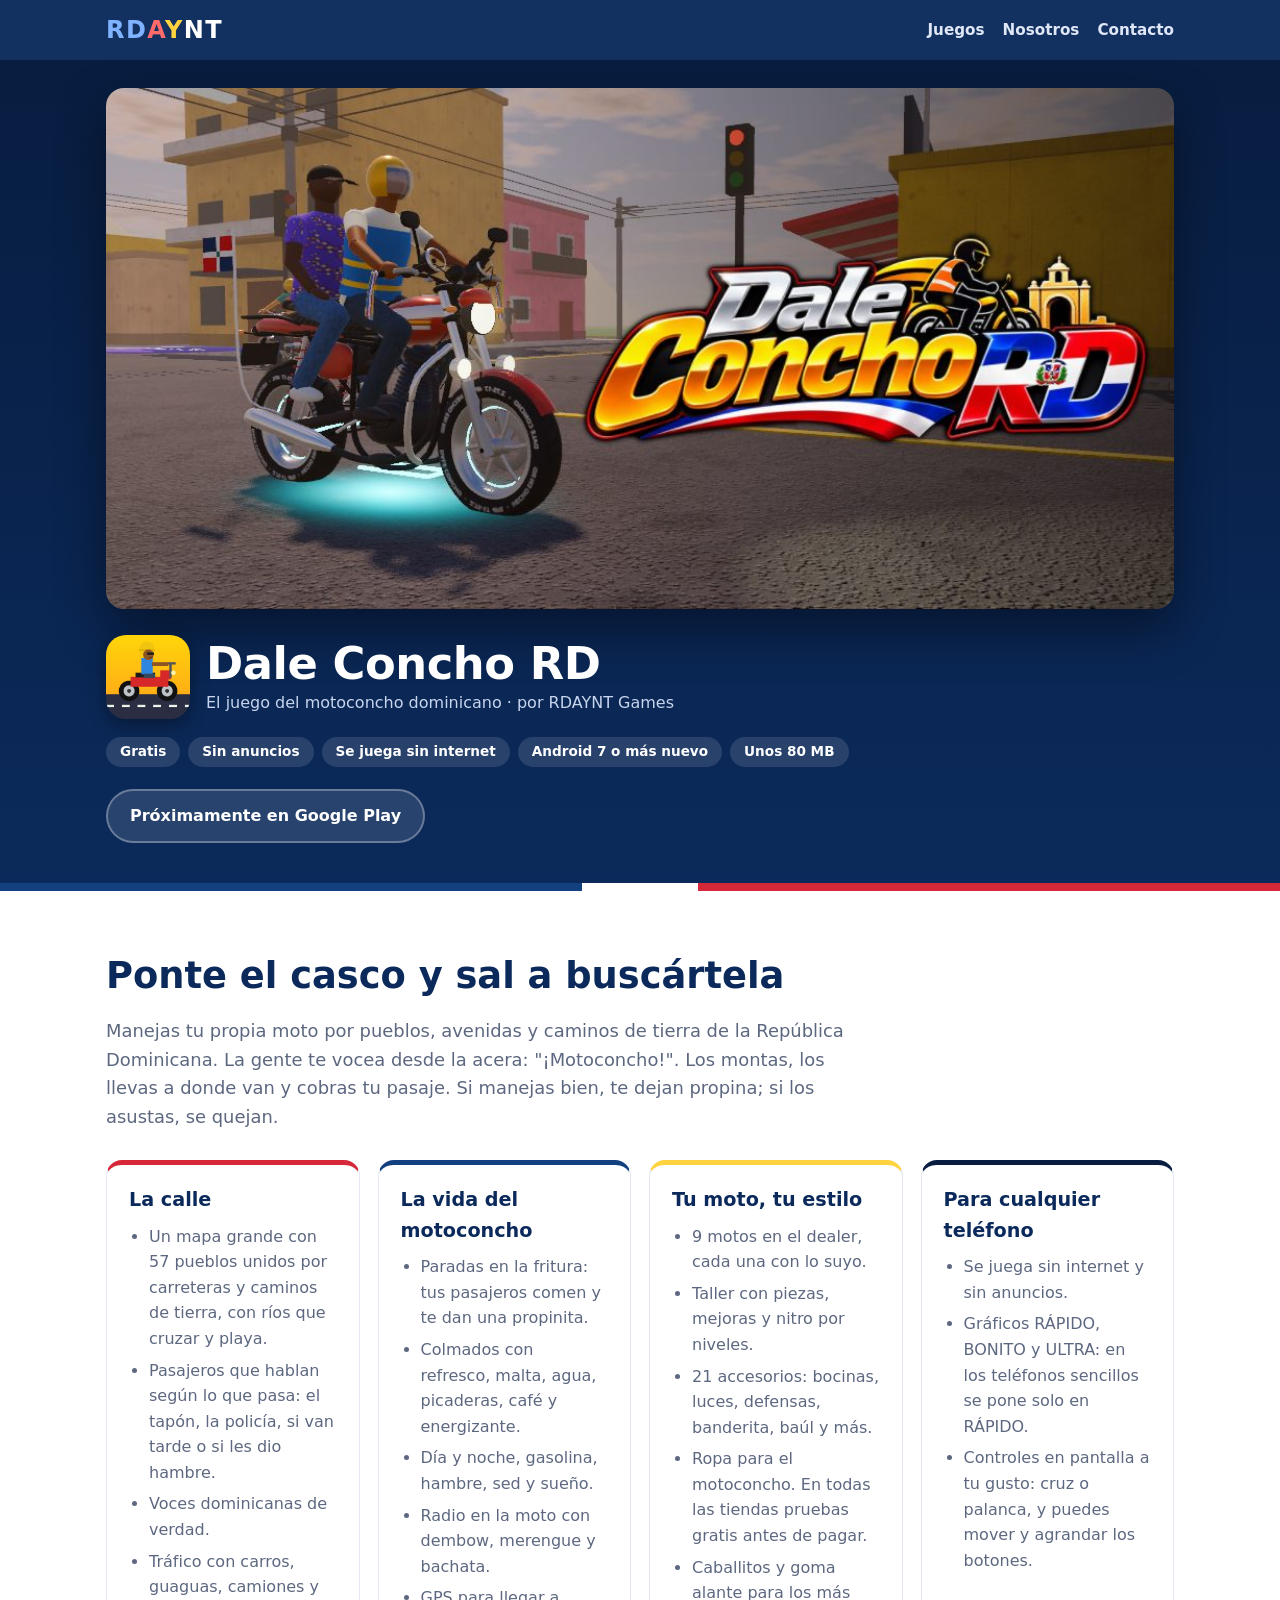
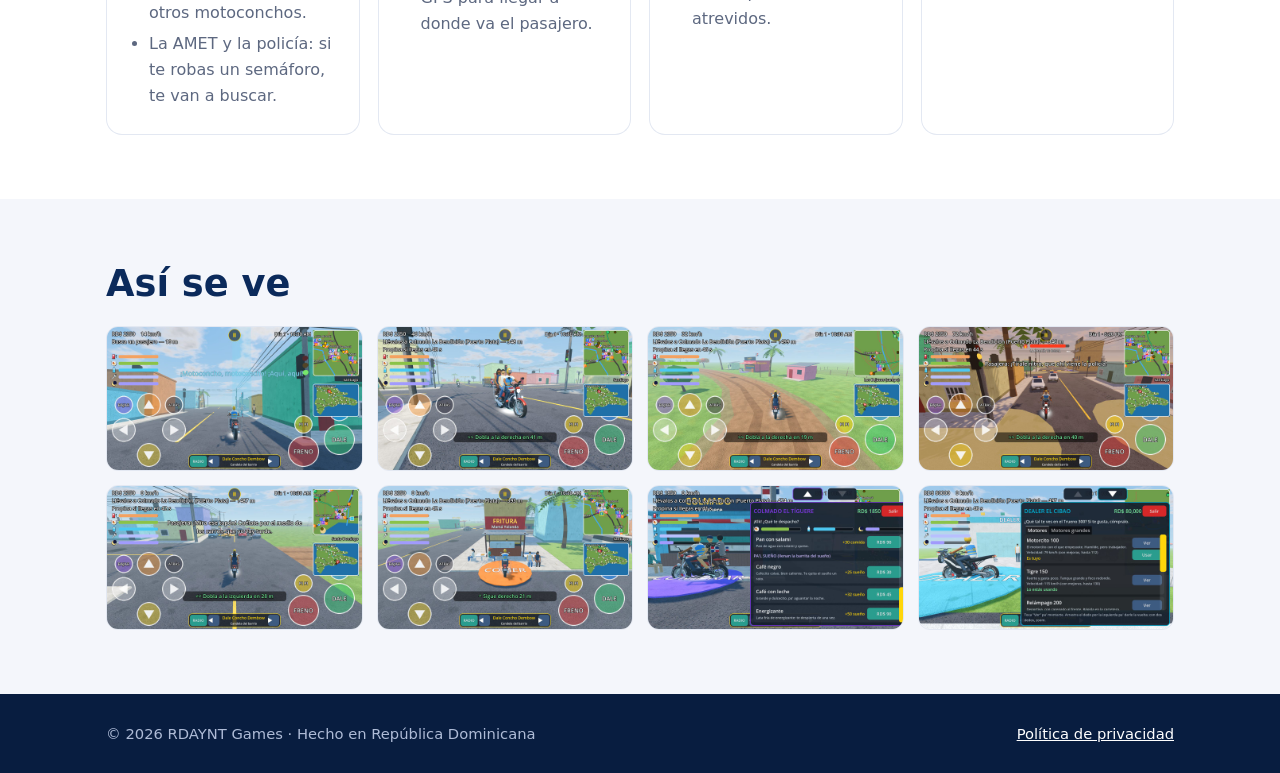
<file: dale-concho-rd/index.html>
<!doctype html>
<html lang="es">
<head>
<meta charset="utf-8">
<meta name="viewport" content="width=device-width, initial-scale=1">
<title>Dale Concho RD · RDAYNT Games</title>
<meta name="description" content="Dale Concho RD: el juego del motoconcho dominicano. Lleva pasajeros por 57 pueblos de la República Dominicana. Gratis, sin internet y sin anuncios.">
<meta property="og:type" content="website">
<meta property="og:title" content="Dale Concho RD">
<meta property="og:description" content="El juego del motoconcho dominicano. Próximamente en Google Play.">
<meta property="og:image" content="https://rdayntgames.github.io/img/dale-concho-rd/portada.jpg">
<meta property="og:url" content="https://rdayntgames.github.io/dale-concho-rd/">
<meta name="theme-color" content="#0b2a5b">
<link rel="icon" href="../img/dale-concho-rd/icono.png" type="image/png">
<link rel="stylesheet" href="../estilos.css">
</head>
<body>

<header class="barra">
  <div class="contenedor">
    <a class="marca" href="../" aria-label="RDAYNT Games, inicio"><span class="rd">RD</span><span class="a">A</span><span class="y">Y</span><span class="nt">NT</span></a>
    <nav class="menu" aria-label="Principal">
      <a href="../#juegos">Juegos</a>
      <a href="../#nosotros">Nosotros</a>
      <a href="../#contacto">Contacto</a>
    </nav>
  </div>
</header>

<main>
  <section class="juego-heroe">
    <div class="contenedor">
      <img class="juego-portada" src="../img/dale-concho-rd/portada.jpg" alt="Dale Concho RD: un motoconcho con su pasajero en una calle dominicana" width="1024" height="500">
      <div class="juego-titulo">
        <img class="juego-icono" src="../img/dale-concho-rd/icono.png" alt="" width="84" height="84">
        <div>
          <h1>Dale Concho RD</h1>
          <p>El juego del motoconcho dominicano · por RDAYNT Games</p>
        </div>
      </div>
      <div class="chips">
        <span class="chip">Gratis</span>
        <span class="chip">Sin anuncios</span>
        <span class="chip">Se juega sin internet</span>
        <span class="chip">Android 7 o más nuevo</span>
        <span class="chip">Unos 80 MB</span>
      </div>
      <div class="botones">
        <span class="boton apagado" aria-disabled="true">Próximamente en Google Play</span>
      </div>
    </div>
  </section>
  <div class="franja" aria-hidden="true"><span></span><span></span><span></span></div>

  <section class="seccion">
    <div class="contenedor">
      <h2>Ponte el casco y sal a buscártela</h2>
      <p class="entrada oscura">Manejas tu propia moto por pueblos, avenidas y caminos de tierra de la República Dominicana. La gente te vocea desde la acera: "¡Motoconcho!". Los montas, los llevas a donde van y cobras tu pasaje. Si manejas bien, te dejan propina; si los asustas, se quejan.</p>
      <div class="bloques">
        <div class="bloque">
          <h3>La calle</h3>
          <ul>
            <li>Un mapa grande con 57 pueblos unidos por carreteras y caminos de tierra, con ríos que cruzar y playa.</li>
            <li>Pasajeros que hablan según lo que pasa: el tapón, la policía, si van tarde o si les dio hambre.</li>
            <li>Voces dominicanas de verdad.</li>
            <li>Tráfico con carros, guaguas, camiones y otros motoconchos.</li>
            <li>La AMET y la policía: si te robas un semáforo, te van a buscar.</li>
          </ul>
        </div>
        <div class="bloque">
          <h3>La vida del motoconcho</h3>
          <ul>
            <li>Paradas en la fritura: tus pasajeros comen y te dan una propinita.</li>
            <li>Colmados con refresco, malta, agua, picaderas, café y energizante.</li>
            <li>Día y noche, gasolina, hambre, sed y sueño.</li>
            <li>Radio en la moto con dembow, merengue y bachata.</li>
            <li>GPS para llegar a donde va el pasajero.</li>
          </ul>
        </div>
        <div class="bloque">
          <h3>Tu moto, tu estilo</h3>
          <ul>
            <li>9 motos en el dealer, cada una con lo suyo.</li>
            <li>Taller con piezas, mejoras y nitro por niveles.</li>
            <li>21 accesorios: bocinas, luces, defensas, banderita, baúl y más.</li>
            <li>Ropa para el motoconcho. En todas las tiendas pruebas gratis antes de pagar.</li>
            <li>Caballitos y goma alante para los más atrevidos.</li>
          </ul>
        </div>
        <div class="bloque">
          <h3>Para cualquier teléfono</h3>
          <ul>
            <li>Se juega sin internet y sin anuncios.</li>
            <li>Gráficos RÁPIDO, BONITO y ULTRA: en los teléfonos sencillos se pone solo en RÁPIDO.</li>
            <li>Controles en pantalla a tu gusto: cruz o palanca, y puedes mover y agrandar los botones.</li>
          </ul>
        </div>
      </div>
    </div>
  </section>

  <section class="seccion gris" id="fotos">
    <div class="contenedor">
      <h2>Así se ve</h2>
      <div class="galeria">
        <a href="../img/dale-concho-rd/fotos/1_te_vocean.jpg"><img src="../img/dale-concho-rd/fotos/1_te_vocean.jpg" alt="Un pasajero en la acera vocea: ¡Motoconcho!" width="1280" height="720" loading="lazy"></a>
        <a href="../img/dale-concho-rd/fotos/2_pasajeros.jpg"><img src="../img/dale-concho-rd/fotos/2_pasajeros.jpg" alt="El motoconcho con dos pasajeros por una calle de Santiago" width="1280" height="720" loading="lazy"></a>
        <a href="../img/dale-concho-rd/fotos/3_camino_de_tierra.jpg"><img src="../img/dale-concho-rd/fotos/3_camino_de_tierra.jpg" alt="Un camino de tierra que llega a un paraje del campo" width="1280" height="720" loading="lazy"></a>
        <a href="../img/dale-concho-rd/fotos/4_la_policia_atras.jpg"><img src="../img/dale-concho-rd/fotos/4_la_policia_atras.jpg" alt="La policía detrás del motoconcho al atardecer" width="1280" height="720" loading="lazy"></a>
        <a href="../img/dale-concho-rd/fotos/5_tapon.jpg"><img src="../img/dale-concho-rd/fotos/5_tapon.jpg" alt="Un tapón en la calle y la pasajera que dice que te tires por la orilla" width="1280" height="720" loading="lazy"></a>
        <a href="../img/dale-concho-rd/fotos/6_fritura.jpg"><img src="../img/dale-concho-rd/fotos/6_fritura.jpg" alt="Los pasajeros comiendo en la fritura" width="1280" height="720" loading="lazy"></a>
        <a href="../img/dale-concho-rd/fotos/7_colmado.jpg"><img src="../img/dale-concho-rd/fotos/7_colmado.jpg" alt="El colmado con café y energizante para el sueño" width="1280" height="720" loading="lazy"></a>
        <a href="../img/dale-concho-rd/fotos/8_dealer.jpg"><img src="../img/dale-concho-rd/fotos/8_dealer.jpg" alt="El dealer de motos con la Trueno 300" width="1280" height="720" loading="lazy"></a>
      </div>
    </div>
  </section>
</main>

<dialog class="visor" id="visor" aria-label="Foto del juego">
  <img alt="">
  <button type="button">Cerrar</button>
</dialog>

<footer class="pie">
  <div class="contenedor">
    <p>© 2026 RDAYNT Games · Hecho en República Dominicana</p>
    <p><a href="privacidad.html">Política de privacidad</a></p>
  </div>
</footer>

<script>
  // Las fotos se abren en grande (si el navegador no sabe, abre la foto sola)
  const visor = document.getElementById('visor');
  const grande = visor.querySelector('img');
  document.querySelectorAll('.galeria a').forEach(function (a) {
    a.addEventListener('click', function (e) {
      if (typeof visor.showModal !== 'function') return;
      e.preventDefault();
      grande.src = a.href;
      grande.alt = a.querySelector('img').alt;
      visor.showModal();
    });
  });
  visor.addEventListener('click', function () { visor.close(); });
</script>
</body>
</html>
</file>
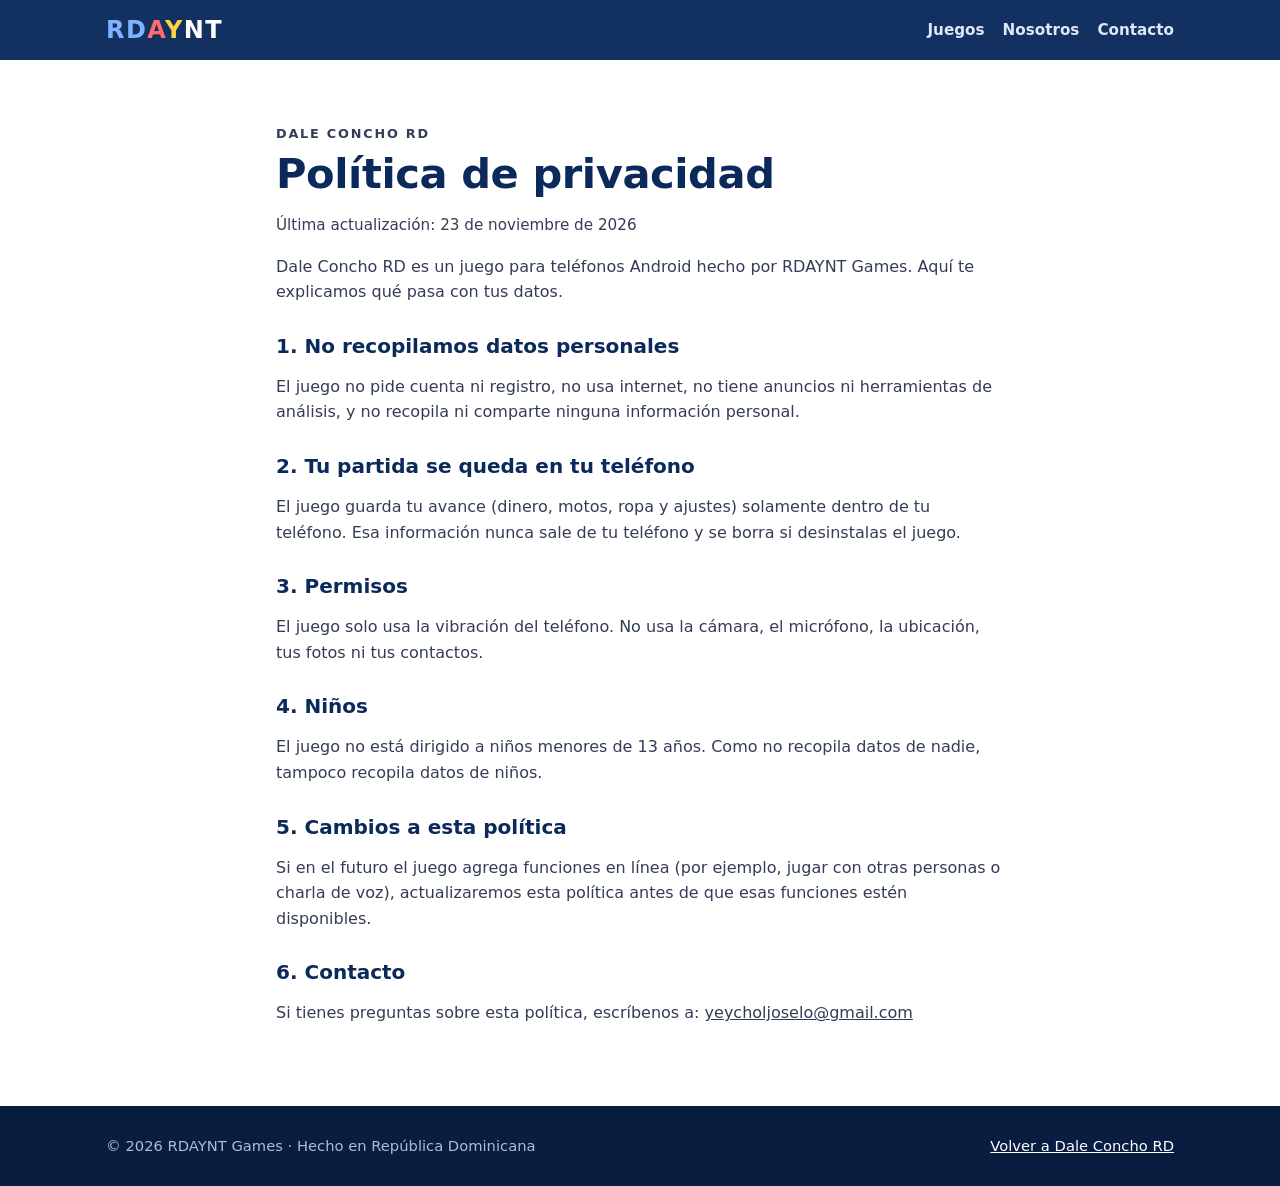
<file: dale-concho-rd/privacidad.html>
<!doctype html>
<html lang="es">
<head>
<meta charset="utf-8">
<meta name="viewport" content="width=device-width, initial-scale=1">
<title>Política de privacidad · Dale Concho RD</title>
<meta name="description" content="Política de privacidad del juego Dale Concho RD, de RDAYNT Games.">
<meta name="theme-color" content="#0b2a5b">
<link rel="icon" href="../img/dale-concho-rd/icono.png" type="image/png">
<link rel="stylesheet" href="../estilos.css">
</head>
<body>

<header class="barra">
  <div class="contenedor">
    <a class="marca" href="../" aria-label="RDAYNT Games, inicio"><span class="rd">RD</span><span class="a">A</span><span class="y">Y</span><span class="nt">NT</span></a>
    <nav class="menu" aria-label="Principal">
      <a href="../#juegos">Juegos</a>
      <a href="../#nosotros">Nosotros</a>
      <a href="../#contacto">Contacto</a>
    </nav>
  </div>
</header>

<main class="seccion">
  <div class="contenedor texto-largo">
    <p class="antetitulo">Dale Concho RD</p>
    <h1 style="color: var(--azul); font-size: clamp(1.8rem, 4.5vw, 2.6rem);">Política de privacidad</h1>
    <p class="fecha">Última actualización: 23 de noviembre de 2026</p>
    <p>Dale Concho RD es un juego para teléfonos Android hecho por RDAYNT Games. Aquí te explicamos qué pasa con tus datos.</p>

    <h2>1. No recopilamos datos personales</h2>
    <p>El juego no pide cuenta ni registro, no usa internet, no tiene anuncios ni herramientas de análisis, y no recopila ni comparte ninguna información personal.</p>

    <h2>2. Tu partida se queda en tu teléfono</h2>
    <p>El juego guarda tu avance (dinero, motos, ropa y ajustes) solamente dentro de tu teléfono. Esa información nunca sale de tu teléfono y se borra si desinstalas el juego.</p>

    <h2>3. Permisos</h2>
    <p>El juego solo usa la vibración del teléfono. No usa la cámara, el micrófono, la ubicación, tus fotos ni tus contactos.</p>

    <h2>4. Niños</h2>
    <p>El juego no está dirigido a niños menores de 13 años. Como no recopila datos de nadie, tampoco recopila datos de niños.</p>

    <h2>5. Cambios a esta política</h2>
    <p>Si en el futuro el juego agrega funciones en línea (por ejemplo, jugar con otras personas o charla de voz), actualizaremos esta política antes de que esas funciones estén disponibles.</p>

    <h2>6. Contacto</h2>
    <p>Si tienes preguntas sobre esta política, escríbenos a: <a href="mailto:yeycholjoselo@gmail.com">yeycholjoselo@gmail.com</a></p>
  </div>
</main>

<footer class="pie">
  <div class="contenedor">
    <p>© 2026 RDAYNT Games · Hecho en República Dominicana</p>
    <p><a href="./">Volver a Dale Concho RD</a></p>
  </div>
</footer>

</body>
</html>
</file>
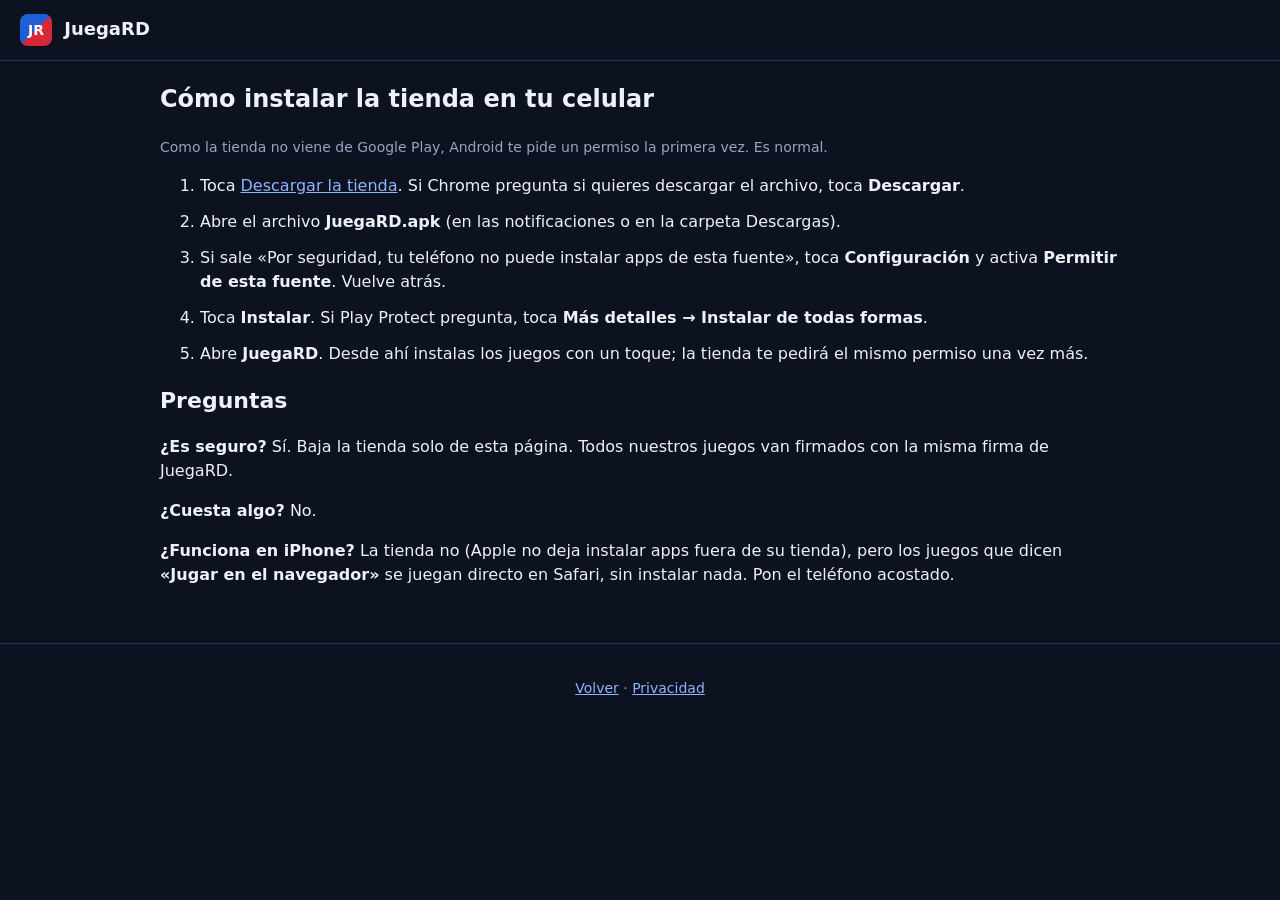
<file: juegard/instalar.html>
<!doctype html>
<html lang="es">
<head>
<meta charset="utf-8">
<meta name="viewport" content="width=device-width, initial-scale=1">
<title>Cómo instalar — JuegaRD</title>
<link rel="stylesheet" href="estilo.css">
</head>
<body>
<header class="arriba">
  <div class="marca"><a href="index.html" style="color:inherit;text-decoration:none"><span class="logo">JR</span> Juega<b>RD</b></a></div>
</header>
<section>
  <h1>Cómo instalar la tienda en tu celular</h1>
  <p class="nota">Como la tienda no viene de Google Play, Android te pide un permiso la primera vez. Es normal.</p>
  <ol class="pasos">
    <li>Toca <a href="descargas/JuegaRD.apk" download>Descargar la tienda</a>. Si Chrome pregunta si quieres descargar el archivo, toca <b>Descargar</b>.</li>
    <li>Abre el archivo <b>JuegaRD.apk</b> (en las notificaciones o en la carpeta Descargas).</li>
    <li>Si sale «Por seguridad, tu teléfono no puede instalar apps de esta fuente», toca <b>Configuración</b> y activa <b>Permitir de esta fuente</b>. Vuelve atrás.</li>
    <li>Toca <b>Instalar</b>. Si Play Protect pregunta, toca <b>Más detalles → Instalar de todas formas</b>.</li>
    <li>Abre <b>JuegaRD</b>. Desde ahí instalas los juegos con un toque; la tienda te pedirá el mismo permiso una vez más.</li>
  </ol>
  <h2>Preguntas</h2>
  <p><b>¿Es seguro?</b> Sí. Baja la tienda solo de esta página. Todos nuestros juegos van firmados con la misma firma de JuegaRD.</p>
  <p><b>¿Cuesta algo?</b> No.</p>
  <p><b>¿Funciona en iPhone?</b> La tienda no (Apple no deja instalar apps fuera de su tienda), pero los juegos que dicen <b>«Jugar en el navegador»</b> se juegan directo en Safari, sin instalar nada. Pon el teléfono acostado.</p>
</section>
<footer><p><a href="index.html">Volver</a> · <a href="privacidad.html">Privacidad</a></p></footer>
</body>
</html>
</file>
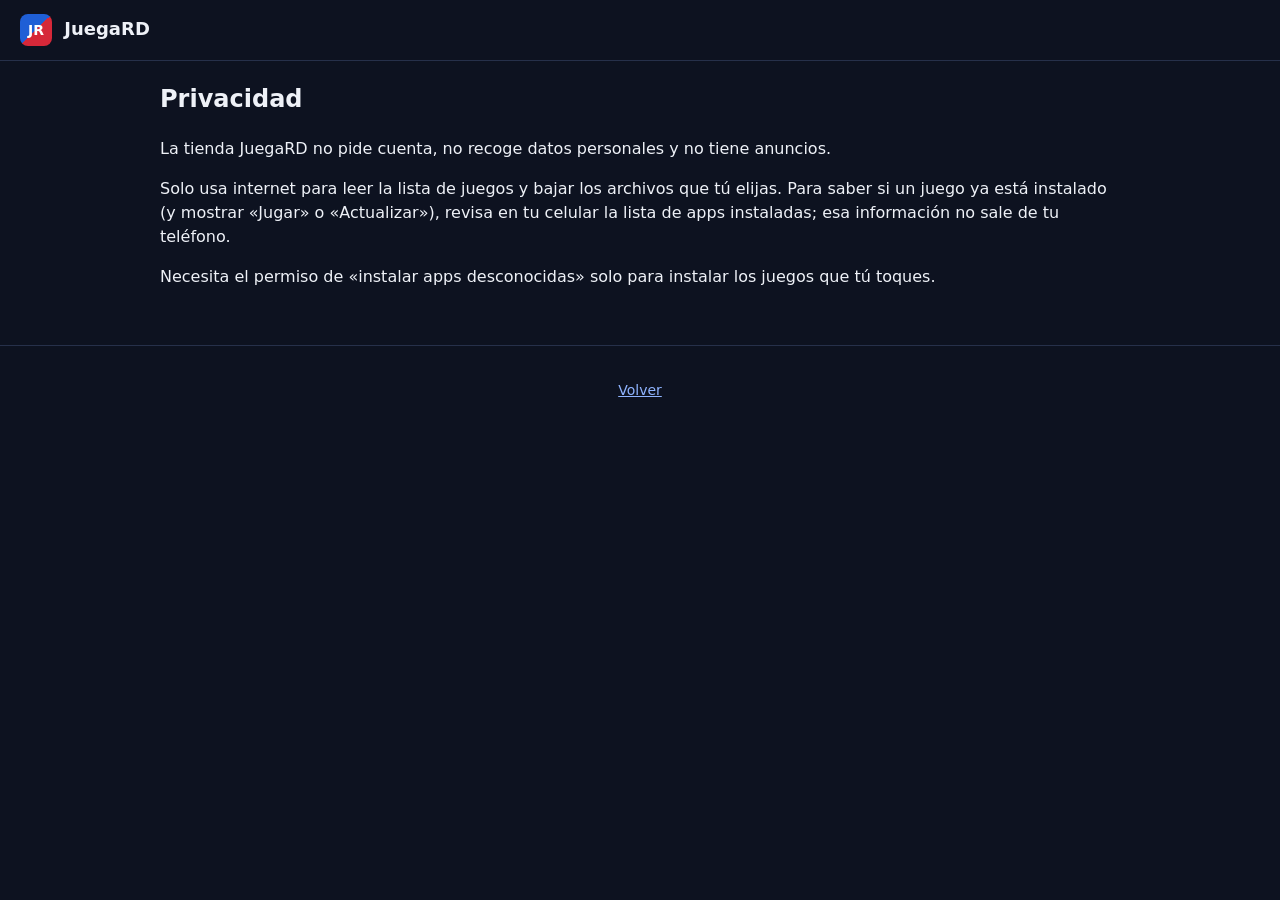
<file: juegard/privacidad.html>
<!doctype html>
<html lang="es">
<head>
<meta charset="utf-8">
<meta name="viewport" content="width=device-width, initial-scale=1">
<title>Privacidad — JuegaRD</title>
<link rel="stylesheet" href="estilo.css">
</head>
<body>
<header class="arriba">
  <div class="marca"><a href="index.html" style="color:inherit;text-decoration:none"><span class="logo">JR</span> Juega<b>RD</b></a></div>
</header>
<section>
  <h1>Privacidad</h1>
  <p>La tienda JuegaRD no pide cuenta, no recoge datos personales y no tiene anuncios.</p>
  <p>Solo usa internet para leer la lista de juegos y bajar los archivos que tú elijas. Para saber si un juego ya está instalado (y mostrar «Jugar» o «Actualizar»), revisa en tu celular la lista de apps instaladas; esa información no sale de tu teléfono.</p>
  <p>Necesita el permiso de «instalar apps desconocidas» solo para instalar los juegos que tú toques.</p>
</section>
<footer><p><a href="index.html">Volver</a></p></footer>
</body>
</html>
</file>
<file: estilos.css>
/* RDAYNT · estilos del sitio (los colores salen de la bandera y del amarillo del juego) */
:root {
  --azul: #0b2a5b;
  --azul-2: #13407f;
  --azul-claro: #7fb2ff;
  --rojo: #d62839;
  --rojo-claro: #ff6b6b;
  --amarillo: #ffd23f;
  --texto: #16213a;
  --suave: #5d6880;
  --fondo: #f4f6fb;
  --linea: #e3e8f2;
  --radio: 16px;
}

* { box-sizing: border-box; }
html { scroll-behavior: smooth; }
body {
  margin: 0;
  font-family: "Segoe UI", system-ui, -apple-system, Roboto, "Helvetica Neue", Arial, sans-serif;
  color: var(--texto);
  background: #fff;
  line-height: 1.6;
  -webkit-font-smoothing: antialiased;
}
img { max-width: 100%; height: auto; display: block; }
a { color: inherit; }
a:focus-visible, button:focus-visible { outline: 3px solid var(--amarillo); outline-offset: 3px; border-radius: 6px; }
.contenedor { max-width: 1100px; margin: 0 auto; padding: 0 16px; }

/* ---------- barra de arriba ---------- */
.barra { position: sticky; top: 0; z-index: 10; background: rgba(11, 42, 91, 0.97); color: #fff; }
.barra .contenedor { display: flex; align-items: center; justify-content: space-between; gap: 12px; min-height: 60px; flex-wrap: wrap; }
.marca { font-weight: 900; font-size: 1.5rem; letter-spacing: 0.06em; text-decoration: none; line-height: 1; }
.marca .rd { color: var(--azul-claro); }
.marca .a { color: var(--rojo-claro); }
.marca .y { color: var(--amarillo); }
.marca .nt { color: #fff; }
.menu { display: flex; gap: 18px; flex-wrap: wrap; }
.menu a { color: #dfe7f7; text-decoration: none; font-weight: 600; font-size: 0.95rem; }
.menu a:hover { color: #fff; }

/* ---------- portada de inicio ---------- */
.heroe {
  color: #fff;
  background:
    radial-gradient(900px 420px at 85% -10%, #1f5bb0 0%, transparent 65%),
    linear-gradient(160deg, var(--azul) 0%, #081d40 100%);
  padding: 56px 0 64px;
}
.heroe-rejilla { display: grid; gap: 36px; align-items: center; }
@media (min-width: 900px) { .heroe-rejilla { grid-template-columns: 1.05fr 1fr; } }
.antetitulo { margin: 0 0 8px; font-size: 0.8rem; font-weight: 800; letter-spacing: 0.14em; text-transform: uppercase; color: var(--rojo); }
.heroe .antetitulo { color: var(--amarillo); }
h1 { font-size: clamp(2.1rem, 5.5vw, 3.6rem); line-height: 1.08; margin: 0 0 16px; font-weight: 900; letter-spacing: -0.01em; }
h2 { font-size: clamp(1.6rem, 3.6vw, 2.3rem); line-height: 1.15; margin: 0 0 20px; font-weight: 900; color: var(--azul); }
h3 { font-size: 1.2rem; margin: 0 0 6px; color: var(--azul); }
.subrayado { background: linear-gradient(transparent 62%, rgba(214, 40, 57, 0.85) 62%); padding: 0 4px; }
.entrada { font-size: 1.12rem; color: #d7e2f6; max-width: 560px; margin: 0 0 24px; }
.entrada.oscura { color: var(--suave); max-width: 760px; }
.botones { display: flex; gap: 12px; flex-wrap: wrap; }
.boton {
  display: inline-block; text-decoration: none; font-weight: 800; padding: 12px 22px; border-radius: 999px;
  background: var(--amarillo); color: var(--azul); border: 2px solid var(--amarillo);
  transition: transform 0.15s ease, box-shadow 0.15s ease;
}
.boton:hover { transform: translateY(-2px); box-shadow: 0 8px 22px rgba(255, 210, 63, 0.35); }
.boton.claro { background: transparent; color: #fff; border-color: rgba(255, 255, 255, 0.55); }
.boton.claro:hover { box-shadow: none; border-color: #fff; }
.boton.apagado { background: rgba(255, 255, 255, 0.12); color: #fff; border-color: rgba(255, 255, 255, 0.3); cursor: default; }
.boton.apagado:hover { transform: none; box-shadow: none; }
.heroe-imagen { display: block; border-radius: 20px; overflow: hidden; box-shadow: 0 24px 60px rgba(0, 0, 0, 0.45); transform: rotate(1.5deg); transition: transform 0.2s ease; }
.heroe-imagen:hover { transform: rotate(0deg) scale(1.01); }

/* la franjita con los colores de la bandera */
.franja { display: grid; grid-template-columns: 5fr 1fr 5fr; height: 8px; }
.franja span:nth-child(1) { background: var(--azul-2); }
.franja span:nth-child(2) { background: #fff; }
.franja span:nth-child(3) { background: var(--rojo); }

/* ---------- secciones ---------- */
.seccion { padding: 64px 0; }
.seccion.gris { background: var(--fondo); }
.tarjetas { display: grid; gap: 20px; grid-template-columns: repeat(auto-fill, minmax(min(280px, 100%), 1fr)); }
.tarjeta { background: #fff; border: 1px solid var(--linea); border-radius: var(--radio); overflow: hidden; box-shadow: 0 6px 24px rgba(11, 42, 91, 0.08); display: flex; flex-direction: column; }
.tarjeta img { aspect-ratio: 1024 / 500; object-fit: cover; width: 100%; }
.tarjeta .cuerpo { padding: 18px 20px 22px; }
.tarjeta p { margin: 6px 0 12px; color: var(--suave); }
.tarjeta.pronto { border: 2px dashed #c6d0e3; background: transparent; box-shadow: none; justify-content: center; text-align: center; min-height: 220px; }
.enlace { font-weight: 800; color: var(--rojo); text-decoration: none; }
.enlace:hover { text-decoration: underline; }
.chips { display: flex; gap: 8px; flex-wrap: wrap; margin-bottom: 10px; }
.chip { display: inline-block; background: #eaf1ff; color: var(--azul); border-radius: 999px; padding: 3px 12px; font-size: 0.8rem; font-weight: 700; }
.chip.amarilla { background: #fff4c7; color: #6b5200; }

/* lo que significa RDAYNT */
.letras { display: grid; gap: 14px; grid-template-columns: repeat(auto-fit, minmax(min(160px, 100%), 1fr)); }
.letra { border-radius: var(--radio); padding: 20px; color: #fff; font-weight: 700; font-size: 1.05rem; }
.letra b { display: block; font-size: 2.6rem; font-weight: 900; line-height: 1; margin-bottom: 8px; letter-spacing: 0.04em; }
.letra.azul { background: var(--azul-2); }
.letra.roja { background: var(--rojo); }
.letra.amarilla { background: var(--amarillo); color: var(--azul); }
.letra.oscura { background: #081d40; }

/* contacto */
.contacto { text-align: center; }
.contacto p { color: var(--suave); max-width: 560px; margin: 0 auto 22px; }

/* ---------- página de un juego ---------- */
.juego-heroe { background: linear-gradient(180deg, #081d40 0%, var(--azul) 100%); color: #fff; padding: 28px 0 40px; }
.juego-portada { width: 100%; border-radius: 18px; box-shadow: 0 20px 50px rgba(0, 0, 0, 0.45); }
.juego-titulo { display: flex; gap: 16px; align-items: center; margin: 26px 0 18px; }
.juego-icono { width: 84px; height: 84px; border-radius: 20px; box-shadow: 0 6px 18px rgba(0, 0, 0, 0.35); flex: none; }
.juego-titulo h1 { font-size: clamp(1.9rem, 5vw, 2.8rem); margin: 0; }
.juego-titulo p { margin: 2px 0 0; color: #c7d5ee; }
.juego-heroe .chip { background: rgba(255, 255, 255, 0.12); color: #fff; font-size: 0.85rem; padding: 4px 14px; }
.juego-heroe .chips { margin-bottom: 22px; }
.bloques { display: grid; gap: 18px; grid-template-columns: repeat(auto-fit, minmax(min(250px, 100%), 1fr)); margin-top: 28px; }
.bloque { background: #fff; border: 1px solid var(--linea); border-radius: var(--radio); padding: 20px 22px; border-top: 5px solid var(--rojo); }
.bloque:nth-child(2) { border-top-color: var(--azul-2); }
.bloque:nth-child(3) { border-top-color: var(--amarillo); }
.bloque:nth-child(4) { border-top-color: #081d40; }
.bloque ul { margin: 8px 0 0; padding-left: 20px; color: var(--suave); }
.bloque li { margin: 6px 0; }
.galeria { display: grid; gap: 14px; grid-template-columns: repeat(auto-fill, minmax(min(240px, 100%), 1fr)); }
.galeria a { display: block; border-radius: 12px; overflow: hidden; border: 1px solid var(--linea); background: #000; }
.galeria img { aspect-ratio: 16 / 9; object-fit: cover; width: 100%; transition: transform 0.2s ease, opacity 0.2s ease; }
.galeria a:hover img { transform: scale(1.03); opacity: 0.92; }
.visor { border: 0; padding: 0; background: transparent; max-width: min(1280px, 96vw); }
.visor::backdrop { background: rgba(5, 12, 28, 0.88); }
.visor img { border-radius: 12px; max-height: 86vh; width: auto; margin: 0 auto; }
.visor button { display: block; margin: 12px auto 0; font: inherit; font-weight: 800; border: 0; border-radius: 999px; padding: 8px 22px; background: var(--amarillo); color: var(--azul); cursor: pointer; }

/* textos largos (política de privacidad) */
.texto-largo { max-width: 760px; }
.texto-largo h2 { font-size: 1.25rem; margin: 30px 0 8px; }
.texto-largo p { color: #333d55; }
.fecha { color: var(--suave); font-size: 0.95rem; }

/* ---------- pie ---------- */
.pie { background: #081d40; color: #aebbd6; padding: 28px 0; font-size: 0.92rem; }
.pie .contenedor { display: flex; justify-content: space-between; gap: 12px; flex-wrap: wrap; }
.pie p { margin: 0; }
.pie a { color: #fff; }
</file>
<file: juegard/estilo.css>
:root{--fondo:#0d1220;--panel:#161d30;--texto:#eef1f7;--suave:#9aa4bd;--azul:#1f5fd6;--rojo:#d62839;--borde:#26304a}
*{box-sizing:border-box}
body{margin:0;font-family:system-ui,-apple-system,"Segoe UI",Roboto,sans-serif;background:var(--fondo);color:var(--texto);line-height:1.5}
a{color:#8fb4ff}
.arriba{display:flex;justify-content:space-between;align-items:center;padding:14px 20px;border-bottom:1px solid var(--borde);position:sticky;top:0;background:var(--fondo);z-index:2}
.arriba nav a{margin-left:16px;text-decoration:none;color:var(--suave)}
.marca{font-weight:600;font-size:18px}
.logo{display:inline-grid;place-items:center;width:32px;height:32px;border-radius:8px;background:linear-gradient(135deg,var(--azul) 50%,var(--rojo) 50%);color:#fff;font-weight:800;font-size:14px;margin-right:6px}
.portada{text-align:center;padding:56px 20px 40px;max-width:760px;margin:0 auto}
.portada h1{font-size:clamp(26px,5vw,42px);margin:0 0 12px}
.portada p{color:var(--suave)}
section{padding:0 20px 40px;max-width:1000px;margin:0 auto}
h2{font-size:22px}
.boton{display:inline-block;background:var(--azul);color:#fff;text-decoration:none;border:0;border-radius:10px;padding:10px 18px;font-size:15px;font-weight:600;cursor:pointer}
.boton.grande{padding:14px 26px;font-size:17px;margin:10px 0}
.boton.gris{background:#3a4460;cursor:default}
.boton.verde{background:#1d8a4a}
.nota{color:var(--suave);font-size:14px}
.lista{display:grid;grid-template-columns:repeat(auto-fill,minmax(280px,1fr));gap:16px}
.juego{background:var(--panel);border:1px solid var(--borde);border-radius:14px;overflow:hidden;display:flex;flex-direction:column}
.juego img{width:100%;aspect-ratio:16/9;object-fit:cover;background:#222b44}
.juego .info{padding:14px;display:flex;flex-direction:column;gap:8px;flex:1}
.juego h3{margin:0}
.juego .datos{color:var(--suave);font-size:13px}
.juego .acciones{margin-top:auto;display:flex;flex-direction:column;align-items:stretch;text-align:center}
.aviso-ios{display:none}
body.ios .aviso-ios{display:block;background:#1d3a2a;border:1px solid #2f6b47;border-radius:12px;padding:12px 14px;color:var(--texto)!important}
body.ios #bajarTienda,body.ios .portada>.nota{display:none}
.barra{height:6px;background:#26304a;border-radius:3px;overflow:hidden;display:none}
.barra i{display:block;height:100%;width:0;background:var(--azul)}
.pasos li{margin-bottom:12px}
.marca,.arriba nav a{white-space:nowrap}
@media (max-width:480px){.marca{font-size:16px}.arriba nav a:first-child{display:none}.arriba nav a{margin-left:10px;font-size:14px}}
footer{border-top:1px solid var(--borde);text-align:center;padding:20px;color:var(--suave);font-size:14px}
body.en-app .arriba nav,body.en-app #portada,body.en-app footer{display:none}
</file>
